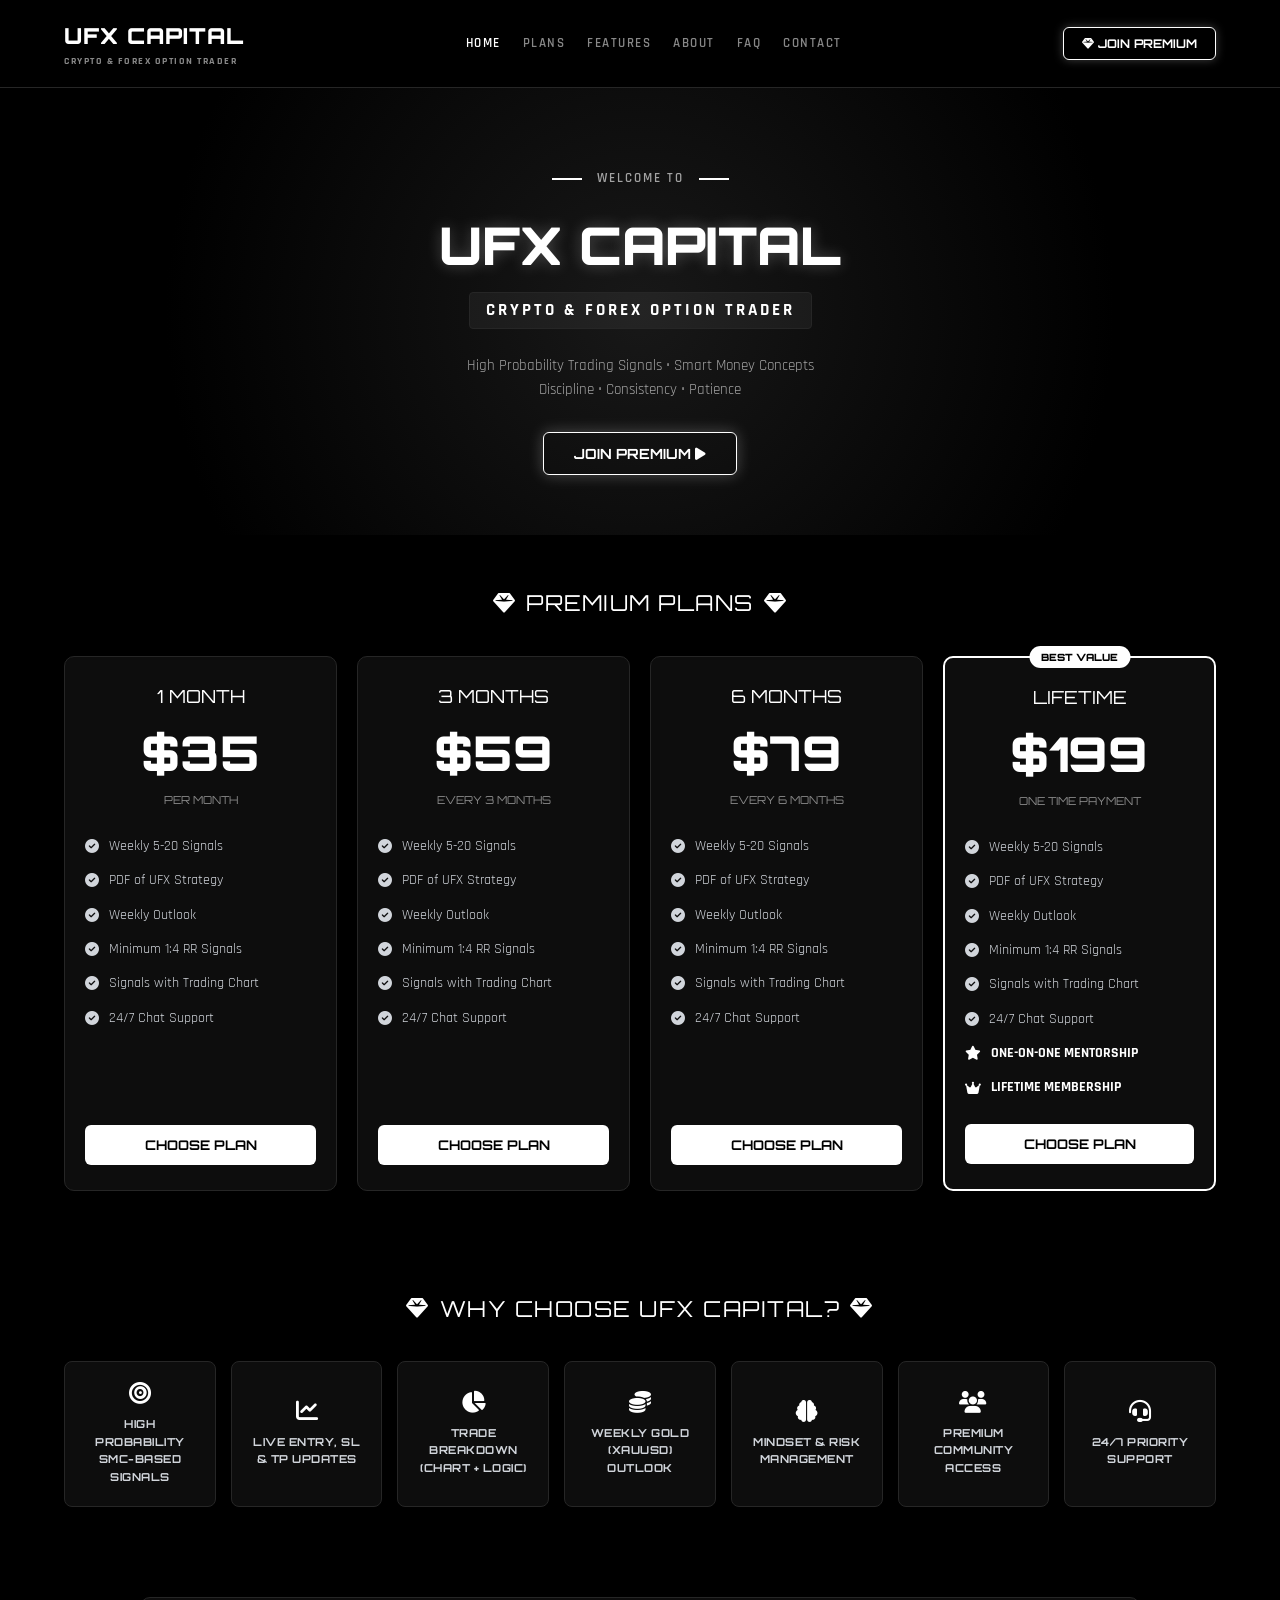
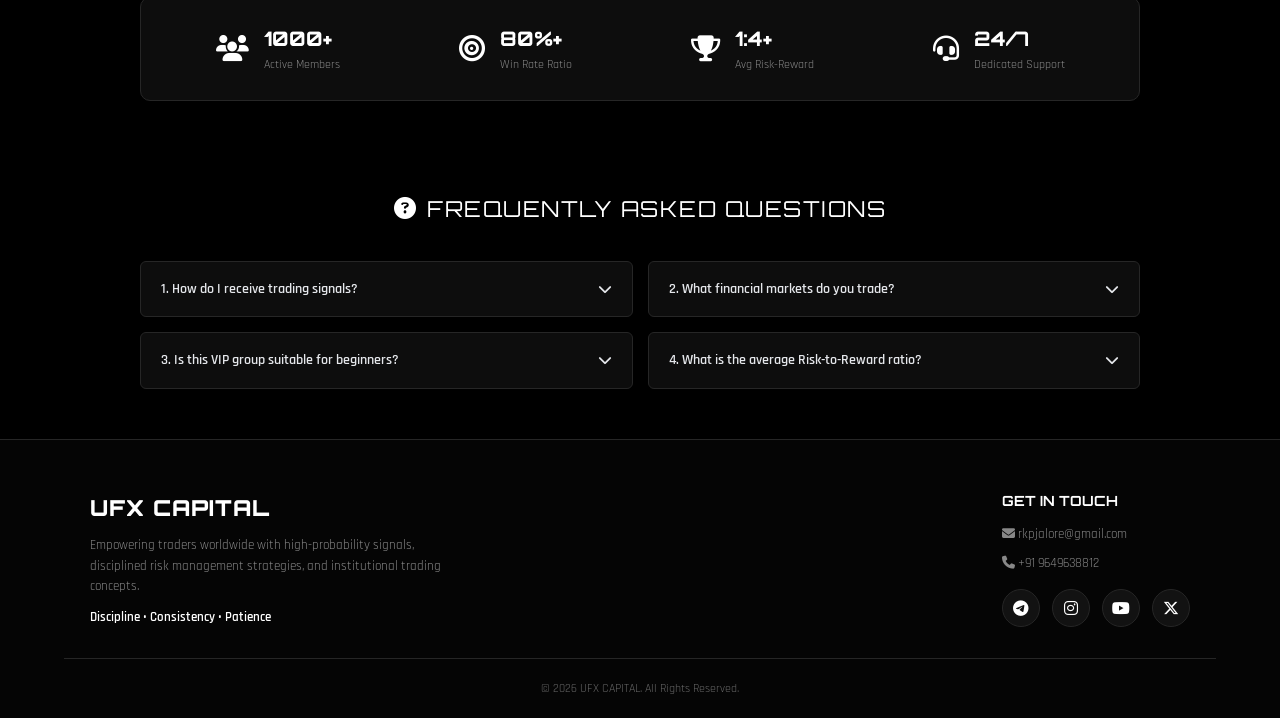
<file: index.html>
<!DOCTYPE html>
<html lang="en">
<head>
    <meta charset="UTF-8">
    <meta name="viewport" content="width=device-width, initial-scale=1.0">
    <title>UFX CAPITAL - Crypto & Forex Option Trader</title>
    
    <!-- Google Fonts -->
    <link rel="preconnect" href="https://fonts.googleapis.com">
    <link rel="preconnect" href="https://fonts.gstatic.com" crossorigin>
    <link href="https://fonts.googleapis.com/css2?family=Orbitron:wght@600;700;800;900&family=Rajdhani:wght@500;600;700&display=swap" rel="stylesheet">
    
    <!-- Font Awesome Icons -->
    <link rel="stylesheet" href="https://cdnjs.cloudflare.com/ajax/libs/font-awesome/6.5.1/css/all.min.css">
    
    <style>
        :root {
            --primary-accent: #ffffff;
            --primary-glow: rgba(255, 255, 255, 0.25);
            --bg-dark: #000000;
            --card-bg: #0d0d0d;
            --border-color: #262626;
        }

        * {
            margin: 0;
            padding: 0;
            box-sizing: border-box;
            scroll-behavior: smooth;
        }

        body {
            background-color: var(--bg-dark);
            color: #ffffff;
            font-family: 'Rajdhani', sans-serif;
            line-height: 1.6;
            overflow-x: hidden;
        }

        /* Typography */
        h1, h2, h3, h4, h5, 
        .logo-title, 
        .plan-price, 
        .plan-duration, 
        .price-sub, 
        .btn-choose-plan, 
        .btn-join, 
        .hero-btn, 
        .badge-best-value, 
        .section-title,
        .modal-title,
        .pay-method-btn {
            font-family: 'Orbitron', sans-serif !important;
        }

        /* Header */
        header {
            display: flex;
            justify-content: space-between;
            align-items: center;
            padding: 18px 5%;
            background: rgba(0, 0, 0, 0.95);
            backdrop-filter: blur(10px);
            position: sticky;
            top: 0;
            z-index: 1000;
            border-bottom: 1px solid var(--border-color);
        }

        .logo-title {
            font-size: 22px;
            font-weight: 900;
            color: #ffffff;
            letter-spacing: 1px;
        }

        .logo-subtitle {
            font-size: 10px;
            color: #888888;
            letter-spacing: 1.5px;
            font-weight: 700;
        }

        nav {
            display: flex;
            gap: 22px;
        }

        nav a {
            color: #888888;
            text-decoration: none;
            font-weight: 600;
            font-size: 13px;
            letter-spacing: 1.5px;
            transition: 0.3s;
        }

        nav a:hover, nav a.active {
            color: #ffffff;
        }

        .btn-join {
            background: transparent;
            color: #fff;
            padding: 8px 18px;
            border-radius: 6px;
            font-weight: 700;
            font-size: 12px;
            border: 1.5px solid #ffffff;
            box-shadow: 0 0 10px var(--primary-glow);
            transition: 0.3s;
            cursor: pointer;
        }

        .btn-join:hover {
            background: #ffffff;
            color: #000000;
            box-shadow: 0 0 20px rgba(255, 255, 255, 0.5);
        }

        /* Hero */
        .hero {
            text-align: center;
            padding: 80px 20px 60px 20px;
            background: radial-gradient(circle at center, #181818 0%, var(--bg-dark) 70%);
        }

        .welcome-tag {
            display: flex;
            align-items: center;
            justify-content: center;
            gap: 15px;
            color: #a3a3a3;
            font-weight: 600;
            letter-spacing: 2px;
            margin-bottom: 15px;
            font-size: 13px;
        }

        .welcome-tag .line {
            width: 30px;
            height: 2px;
            background: #ffffff;
        }

        .hero h1 {
            font-size: 52px;
            font-weight: 900;
            margin-bottom: 5px;
            color: #ffffff;
            text-shadow: 0 0 15px var(--primary-glow);
        }

        .hero-subtext {
            font-size: 17px;
            color: #ffffff;
            letter-spacing: 3px;
            margin-bottom: 25px;
            font-weight: 700;
            background: rgba(255, 255, 255, 0.05);
            display: inline-block;
            padding: 4px 16px;
            border-radius: 4px;
            border: 1px solid var(--border-color);
        }

        .hero-bullets {
            font-size: 15px;
            color: #a3a3a3;
            margin-bottom: 30px;
        }

        .hero-btn {
            background: transparent;
            color: #fff;
            padding: 12px 30px;
            font-size: 14px;
            border-radius: 6px;
            border: 1.5px solid #ffffff;
            font-weight: 700;
            transition: 0.3s;
            box-shadow: 0 0 15px var(--primary-glow);
            cursor: pointer;
        }

        .hero-btn:hover {
            background: #ffffff;
            color: #000000;
            box-shadow: 0 0 25px rgba(255, 255, 255, 0.6);
        }

        /* Section Title */
        .section-header {
            text-align: center;
            margin-bottom: 35px;
        }

        .section-title {
            font-size: 22px;
            color: #ffffff;
            letter-spacing: 1.5px;
            text-transform: uppercase;
            display: inline-flex;
            align-items: center;
            gap: 10px;
        }

        /* Plans Section */
        .plans-section {
            padding: 50px 5%;
        }

        .plans-grid {
            display: grid;
            grid-template-columns: repeat(auto-fit, minmax(230px, 1fr));
            gap: 20px;
            max-width: 1200px;
            margin: 0 auto;
        }

        .plan-card {
            background: var(--card-bg);
            border: 1px solid var(--border-color);
            border-radius: 10px;
            padding: 25px 20px;
            display: flex;
            flex-direction: column;
            justify-content: space-between;
            position: relative;
            transition: 0.3s;
        }

        .plan-card:hover {
            border-color: #ffffff;
            box-shadow: 0 0 20px var(--primary-glow);
            transform: translateY(-4px);
        }

        .plan-duration {
            font-size: 18px;
            color: #ffffff;
            text-align: center;
            margin-bottom: 5px;
        }

        .plan-price {
            font-size: 48px;
            text-align: center;
            color: #ffffff;
            font-weight: 900;
        }

        .price-sub {
            font-size: 11px;
            color: #888888;
            text-align: center;
            margin-bottom: 25px;
        }

        .plan-features {
            list-style: none;
            margin-bottom: 25px;
        }

        .plan-features li {
            font-size: 14px;
            color: #d1d5db;
            margin-bottom: 12px;
            display: flex;
            align-items: center;
            gap: 10px;
        }

        .plan-features li.highlight-feature {
            color: #ffffff;
            font-weight: 700;
        }

        .btn-choose-plan {
            background: #ffffff;
            color: #000000;
            padding: 12px;
            border-radius: 6px;
            font-weight: 700;
            border: none;
            transition: 0.3s;
            cursor: pointer;
        }

        .btn-choose-plan:hover {
            background: #cccccc;
        }

        .plan-card.best-value {
            border: 2px solid #ffffff;
        }

        .badge-best-value {
            position: absolute;
            top: -12px;
            left: 50%;
            transform: translateX(-50%);
            background: #ffffff;
            color: #000000;
            padding: 3px 12px;
            border-radius: 20px;
            font-size: 10px;
            font-weight: 900;
        }

        /* WHY CHOOSE SECTION */
        .features-section { padding: 50px 5%; }

        .features-grid {
            display: flex;
            justify-content: center;
            flex-wrap: wrap;
            gap: 15px;
            max-width: 1200px;
            margin: 0 auto;
        }

        .feature-box {
            background: var(--card-bg);
            border: 1px solid var(--border-color);
            padding: 20px 15px;
            border-radius: 8px;
            text-align: center;
            transition: 0.3s;
            flex: 1 1 150px;
            max-width: 180px;
            display: flex;
            flex-direction: column;
            align-items: center;
            justify-content: center;
        }

        .feature-box:hover {
            border-color: #ffffff;
            box-shadow: 0 0 12px var(--primary-glow);
        }

        .feature-box i {
            font-size: 22px;
            color: #ffffff;
            margin-bottom: 12px;
        }

        .feature-box h4 {
            font-size: 11px;
            color: #d1d5db;
            font-weight: 700;
            letter-spacing: 0.5px;
            text-transform: uppercase;
        }

        /* STATS SECTION */
        .stats-section-wrapper {
            max-width: 1000px;
            margin: 40px auto;
            border: 1px solid var(--border-color);
            border-radius: 10px;
            background: var(--card-bg);
            padding: 25px;
        }

        .stats-grid {
            display: flex;
            justify-content: space-around;
            flex-wrap: wrap;
            gap: 20px;
        }

        .stat-item {
            display: flex;
            align-items: center;
            gap: 15px;
        }

        .stat-item i {
            font-size: 26px;
            color: #ffffff;
        }

        .stat-number {
            font-size: 20px;
            font-weight: 800;
            font-family: 'Orbitron', sans-serif;
            color: #ffffff;
        }

        .stat-label {
            color: #888888;
            font-size: 12px;
        }

        /* FAQ SECTION */
        .faq-section { padding: 50px 5%; }

        .faq-grid {
            max-width: 1000px;
            margin: 0 auto;
            display: grid;
            grid-template-columns: repeat(auto-fit, minmax(450px, 1fr));
            gap: 15px;
        }

        .faq-item {
            background: var(--card-bg);
            border: 1px solid var(--border-color);
            border-radius: 6px;
            overflow: hidden;
            cursor: pointer;
            transition: 0.3s;
        }

        .faq-item:hover { border-color: #ffffff; }

        .faq-header {
            padding: 16px 20px;
            display: flex;
            justify-content: space-between;
            align-items: center;
            font-weight: 600;
            font-size: 14px;
            color: #e5e7eb;
        }

        .faq-answer {
            padding: 0 20px 16px 20px;
            color: #888888;
            display: none;
            border-top: 1px solid var(--border-color);
            padding-top: 12px;
            font-size: 13px;
        }

        .faq-item.active .faq-answer { display: block; }

        /* FOOTER & SOCIAL ICONS */
        footer {
            background: #050505;
            padding: 50px 5% 20px 5%;
            border-top: 1px solid var(--border-color);
        }

        .footer-content {
            display: flex;
            justify-content: space-between;
            flex-wrap: wrap;
            gap: 30px;
            max-width: 1100px;
            margin: 0 auto 30px auto;
        }

        .footer-mission {
            max-width: 380px;
            color: #888888;
            font-size: 13px;
        }

        .footer-mission .slogan {
            margin-top: 10px;
            color: #ffffff;
            font-weight: 600;
        }

        .footer-contact h5 {
            font-size: 14px;
            margin-bottom: 12px;
            color: #ffffff;
            font-family: 'Orbitron', sans-serif;
        }

        .footer-contact p {
            color: #888888;
            margin-bottom: 8px;
            font-size: 13px;
        }

        .social-icons-wrapper {
            margin-top: 15px;
            display: flex;
            gap: 12px;
        }

        .social-btn {
            width: 38px;
            height: 38px;
            border-radius: 50%;
            background: #121212;
            border: 1px solid var(--border-color);
            color: #ffffff;
            display: flex;
            justify-content: center;
            align-items: center;
            text-decoration: none;
            font-size: 16px;
            transition: 0.3s;
        }

        .social-btn:hover {
            border-color: #ffffff;
            background: #ffffff;
            color: #000000;
        }

        .footer-bottom {
            text-align: center;
            color: #666666;
            font-size: 12px;
            border-top: 1px solid var(--border-color);
            padding-top: 20px;
            display: flex;
            flex-direction: column;
            gap: 10px;
            align-items: center;
        }

        .legal-links {
            display: flex;
            gap: 20px;
        }

        .legal-links a {
            color: #888888;
            text-decoration: none;
            font-weight: 600;
            transition: 0.3s;
            cursor: pointer;
        }

        .legal-links a:hover {
            color: #ffffff;
        }

        /* MANUAL PAYMENT FLOW MODAL */
        .modal-overlay {
            display: none;
            position: fixed;
            top: 0;
            left: 0;
            width: 100%;
            height: 100%;
            background: rgba(0, 0, 0, 0.92);
            z-index: 10000;
            justify-content: center;
            align-items: center;
            padding: 15px;
            overflow-y: auto;
        }

        .modal-card {
            background: #0d0d0d;
            border: 1px solid #333333;
            border-radius: 12px;
            padding: 30px;
            width: 100%;
            max-width: 520px;
            color: #ffffff;
            box-shadow: 0 0 30px rgba(255, 255, 255, 0.1);
            position: relative;
            max-height: 90vh;
            overflow-y: auto;
        }

        .modal-title {
            text-align: center;
            font-size: 18px;
            letter-spacing: 2px;
            color: #ffffff;
            margin-bottom: 25px;
            text-transform: uppercase;
        }

        .form-group {
            margin-bottom: 14px;
        }

        .form-group label {
            display: block;
            margin-bottom: 6px;
            color: #aaaaaa;
            font-size: 13px;
            font-weight: 600;
        }

        .form-group input, .form-group textarea {
            width: 100%;
            padding: 10px 14px;
            background: #141414;
            border: 1px solid #2a2a2a;
            border-radius: 6px;
            color: #ffffff;
            font-size: 13px;
            outline: none;
            font-family: 'Rajdhani', sans-serif;
            transition: 0.3s;
        }

        .form-group input:focus, .form-group textarea:focus {
            border-color: #ffffff;
        }

        .form-row {
            display: flex;
            gap: 12px;
        }

        .form-row .form-group {
            flex: 1;
        }

        /* Payment Buttons Selector Grid */
        .payment-methods-grid {
            display: grid;
            grid-template-columns: repeat(3, 1fr);
            gap: 10px;
            margin-top: 10px;
            margin-bottom: 20px;
        }

        .pay-method-btn {
            background: #141414;
            border: 1px solid #2a2a2a;
            color: #ffffff;
            padding: 10px 5px;
            border-radius: 6px;
            font-size: 12px;
            cursor: pointer;
            transition: 0.3s;
            text-align: center;
        }

        .pay-method-btn:hover, .pay-method-btn.active {
            background: #ffffff;
            color: #000000;
            border-color: #ffffff;
            font-weight: 700;
        }

        /* Payment Detail Box */
        .payment-address-box {
            background: #111111;
            border: 1px dashed #444444;
            border-radius: 8px;
            padding: 18px;
            margin-bottom: 20px;
        }

        .address-title {
            color: #888888;
            font-size: 12px;
            margin-bottom: 8px;
            font-weight: 600;
        }

        .address-value-row {
            display: flex;
            justify-content: space-between;
            align-items: center;
            word-break: break-all;
            font-size: 13px;
            color: #ffffff;
            font-family: monospace;
            gap: 10px;
        }

        .btn-copy {
            background: #ffffff;
            color: #000000;
            border: none;
            padding: 5px 12px;
            border-radius: 4px;
            font-size: 11px;
            font-weight: 700;
            cursor: pointer;
            white-space: nowrap;
            font-family: 'Orbitron', sans-serif;
        }

        .btn-copy:hover {
            background: #cccccc;
        }

        /* Full Bank Details Box Styling */
        .bank-details-list {
            font-size: 13px;
            line-height: 1.8;
            color: #dddddd;
        }

        .bank-details-list div {
            display: flex;
            justify-content: space-between;
            border-bottom: 1px solid #222222;
            padding: 4px 0;
        }

        .bank-details-list div span:first-child {
            color: #888888;
        }

        .btn-submit-order {
            width: 100%;
            padding: 14px;
            background: #ffffff;
            color: #000000;
            border: none;
            border-radius: 6px;
            font-size: 14px;
            font-weight: 800;
            cursor: pointer;
            transition: 0.3s;
            text-transform: uppercase;
        }

        .btn-submit-order:hover {
            background: #d4d4d4;
            box-shadow: 0 0 15px rgba(255, 255, 255, 0.3);
        }

        .modal-close {
            position: absolute;
            top: 15px;
            right: 20px;
            font-size: 22px;
            color: #888888;
            cursor: pointer;
        }

        .modal-close:hover { color: #ffffff; }

        @media (max-width: 768px) {
            header { flex-direction: column; gap: 15px; }
            nav { flex-wrap: wrap; justify-content: center; }
            .hero h1 { font-size: 36px; }
            .faq-grid { grid-template-columns: 1fr; }
            .form-row { flex-direction: column; gap: 0; }
            .payment-methods-grid { grid-template-columns: repeat(2, 1fr); }
        }
    </style>
</head>
<body>

    <!-- NAVBAR -->
    <header>
        <div class="logo-container">
            <div class="logo-title">UFX CAPITAL</div>
            <div class="logo-subtitle">CRYPTO & FOREX OPTION TRADER</div>
        </div>
        <nav>
            <a href="#home" class="active">HOME</a>
            <a href="#plans">PLANS</a>
            <a href="#features">FEATURES</a>
            <a href="#about">ABOUT</a>
            <a href="#faq">FAQ</a>
            <a href="#contact">CONTACT</a>
        </nav>
        <button onclick="openManualModal('35')" class="btn-join"><i class="fa-solid fa-gem"></i> JOIN PREMIUM</button>
    </header>

    <!-- HERO SECTION -->
    <section class="hero" id="home">
        <div class="welcome-tag">
            <span class="line"></span>
            <span>WELCOME TO</span>
            <span class="line"></span>
        </div>
        
        <h1>UFX CAPITAL</h1>
        <div><span class="hero-subtext">CRYPTO & FOREX OPTION TRADER</span></div>
        <p class="hero-bullets">High Probability Trading Signals • Smart Money Concepts<br>Discipline • Consistency • Patience</p>
        
        <button onclick="openManualModal('35')" class="hero-btn">JOIN PREMIUM <i class="fa-solid fa-play"></i></button>
    </section>

    <!-- PREMIUM PLANS SECTION -->
    <section class="plans-section" id="plans">
        <div class="section-header">
            <div class="section-title"><i class="fa-solid fa-gem"></i> PREMIUM PLANS <i class="fa-solid fa-gem"></i></div>
        </div>

        <div class="plans-grid">
            <!-- 1 MONTH -->
            <div class="plan-card">
                <div>
                    <div class="plan-duration">1 MONTH</div>
                    <div class="plan-price">$35</div>
                    <div class="price-sub">PER MONTH</div>
                    <ul class="plan-features">
                        <li><i class="fa-solid fa-circle-check"></i> Weekly 5-20 Signals</li>
                        <li><i class="fa-solid fa-circle-check"></i> PDF of UFX Strategy</li>
                        <li><i class="fa-solid fa-circle-check"></i> Weekly Outlook</li>
                        <li><i class="fa-solid fa-circle-check"></i> Minimum 1:4 RR Signals</li>
                        <li><i class="fa-solid fa-circle-check"></i> Signals with Trading Chart</li>
                        <li><i class="fa-solid fa-circle-check"></i> 24/7 Chat Support</li>
                    </ul>
                </div>
                <button onclick="openManualModal('35')" class="btn-choose-plan" style="width:100%;">CHOOSE PLAN</button>
            </div>

            <!-- 3 MONTHS -->
            <div class="plan-card">
                <div>
                    <div class="plan-duration">3 MONTHS</div>
                    <div class="plan-price">$59</div>
                    <div class="price-sub">EVERY 3 MONTHS</div>
                    <ul class="plan-features">
                        <li><i class="fa-solid fa-circle-check"></i> Weekly 5-20 Signals</li>
                        <li><i class="fa-solid fa-circle-check"></i> PDF of UFX Strategy</li>
                        <li><i class="fa-solid fa-circle-check"></i> Weekly Outlook</li>
                        <li><i class="fa-solid fa-circle-check"></i> Minimum 1:4 RR Signals</li>
                        <li><i class="fa-solid fa-circle-check"></i> Signals with Trading Chart</li>
                        <li><i class="fa-solid fa-circle-check"></i> 24/7 Chat Support</li>
                    </ul>
                </div>
                <button onclick="openManualModal('59')" class="btn-choose-plan" style="width:100%;">CHOOSE PLAN</button>
            </div>

            <!-- 6 MONTHS -->
            <div class="plan-card">
                <div>
                    <div class="plan-duration">6 MONTHS</div>
                    <div class="plan-price">$79</div>
                    <div class="price-sub">EVERY 6 MONTHS</div>
                    <ul class="plan-features">
                        <li><i class="fa-solid fa-circle-check"></i> Weekly 5-20 Signals</li>
                        <li><i class="fa-solid fa-circle-check"></i> PDF of UFX Strategy</li>
                        <li><i class="fa-solid fa-circle-check"></i> Weekly Outlook</li>
                        <li><i class="fa-solid fa-circle-check"></i> Minimum 1:4 RR Signals</li>
                        <li><i class="fa-solid fa-circle-check"></i> Signals with Trading Chart</li>
                        <li><i class="fa-solid fa-circle-check"></i> 24/7 Chat Support</li>
                    </ul>
                </div>
                <button onclick="openManualModal('79')" class="btn-choose-plan" style="width:100%;">CHOOSE PLAN</button>
            </div>

            <!-- LIFETIME -->
            <div class="plan-card best-value">
                <div class="badge-best-value">BEST VALUE</div>
                <div>
                    <div class="plan-duration">LIFETIME</div>
                    <div class="plan-price">$199</div>
                    <div class="price-sub">ONE TIME PAYMENT</div>
                    <ul class="plan-features">
                        <li><i class="fa-solid fa-circle-check"></i> Weekly 5-20 Signals</li>
                        <li><i class="fa-solid fa-circle-check"></i> PDF of UFX Strategy</li>
                        <li><i class="fa-solid fa-circle-check"></i> Weekly Outlook</li>
                        <li><i class="fa-solid fa-circle-check"></i> Minimum 1:4 RR Signals</li>
                        <li><i class="fa-solid fa-circle-check"></i> Signals with Trading Chart</li>
                        <li><i class="fa-solid fa-circle-check"></i> 24/7 Chat Support</li>
                        <li class="highlight-feature"><i class="fa-solid fa-star"></i> ONE-ON-ONE MENTORSHIP</li>
                        <li class="highlight-feature"><i class="fa-solid fa-crown"></i> LIFETIME MEMBERSHIP</li>
                    </ul>
                </div>
                <button onclick="openManualModal('199')" class="btn-choose-plan" style="width:100%;">CHOOSE PLAN</button>
            </div>
        </div>
    </section>

    <!-- WHY CHOOSE UFX CAPITAL -->
    <section class="features-section" id="features">
        <div class="section-header">
            <div class="section-title"><i class="fa-solid fa-gem"></i> WHY CHOOSE UFX CAPITAL? <i class="fa-solid fa-gem"></i></div>
        </div>

        <div class="features-grid">
            <div class="feature-box">
                <i class="fa-solid fa-bullseye"></i>
                <h4>HIGH PROBABILITY SMC-BASED SIGNALS</h4>
            </div>
            <div class="feature-box">
                <i class="fa-solid fa-chart-line"></i>
                <h4>LIVE ENTRY, SL & TP UPDATES</h4>
            </div>
            <div class="feature-box">
                <i class="fa-solid fa-chart-pie"></i>
                <h4>TRADE BREAKDOWN (CHART + LOGIC)</h4>
            </div>
            <div class="feature-box">
                <i class="fa-solid fa-coins"></i>
                <h4>WEEKLY GOLD (XAUUSD) OUTLOOK</h4>
            </div>
            <div class="feature-box">
                <i class="fa-solid fa-brain"></i>
                <h4>MINDSET & RISK MANAGEMENT</h4>
            </div>
            <div class="feature-box">
                <i class="fa-solid fa-users"></i>
                <h4>PREMIUM COMMUNITY ACCESS</h4>
            </div>
            <div class="feature-box">
                <i class="fa-solid fa-headset"></i>
                <h4>24/7 PRIORITY SUPPORT</h4>
            </div>
        </div>
    </section>

    <!-- STATS SECTION -->
    <div class="stats-section-wrapper" id="about">
        <div class="stats-grid">
            <div class="stat-item">
                <i class="fa-solid fa-users"></i>
                <div>
                    <div class="stat-number">1000+</div>
                    <div class="stat-label">Active Members</div>
                </div>
            </div>
            <div class="stat-item">
                <i class="fa-solid fa-bullseye"></i>
                <div>
                    <div class="stat-number">80%+</div>
                    <div class="stat-label">Win Rate Ratio</div>
                </div>
            </div>
            <div class="stat-item">
                <i class="fa-solid fa-trophy"></i>
                <div>
                    <div class="stat-number">1:4+</div>
                    <div class="stat-label">Avg Risk-Reward</div>
                </div>
            </div>
            <div class="stat-item">
                <i class="fa-solid fa-headset"></i>
                <div>
                    <div class="stat-number">24/7</div>
                    <div class="stat-label">Dedicated Support</div>
                </div>
            </div>
        </div>
    </div>

    <!-- FAQ SECTION -->
    <section class="faq-section" id="faq">
        <div class="section-header">
            <div class="section-title"><i class="fa-solid fa-circle-question"></i> FREQUENTLY ASKED QUESTIONS</div>
        </div>
        <div class="faq-grid">
            <div class="faq-item" onclick="toggleFaq(this)">
                <div class="faq-header"><span>1. How do I receive trading signals?</span><i class="fa-solid fa-chevron-down"></i></div>
                <div class="faq-answer">All signals are posted instantly in our private Telegram VIP channel with full trade details, entry points, stop-loss, take-profit targets, and chart analysis.</div>
            </div>
            <div class="faq-item" onclick="toggleFaq(this)">
                <div class="faq-header"><span>2. What financial markets do you trade?</span><i class="fa-solid fa-chevron-down"></i></div>
                <div class="faq-answer">We specialize in Forex pairs, Gold (XAUUSD), and major Cryptocurrencies using institutional Smart Money Concepts (SMC) and Price Action.</div>
            </div>
            <div class="faq-item" onclick="toggleFaq(this)">
                <div class="faq-header"><span>3. Is this VIP group suitable for beginners?</span><i class="fa-solid fa-chevron-down"></i></div>
                <div class="faq-answer">Yes! We provide complete setup guides, risk management instructions, educational PDFs, and 24/7 support alongside every trade signal to help beginners learn.</div>
            </div>
            <div class="faq-item" onclick="toggleFaq(this)">
                <div class="faq-header"><span>4. What is the average Risk-to-Reward ratio?</span><i class="fa-solid fa-chevron-down"></i></div>
                <div class="faq-answer">Our signals maintain a minimum Risk-to-Reward (RR) ratio of 1:4, ensuring consistent long-term profitability even with realistic market fluctuations.</div>
            </div>
        </div>
    </section>

    <!-- FOOTER -->
    <footer id="contact">
        <div class="footer-content">
            <div class="footer-mission">
                <div class="logo-title">UFX CAPITAL</div>
                <p style="margin-top: 10px;">Empowering traders worldwide with high-probability signals, disciplined risk management strategies, and institutional trading concepts.</p>
                <div class="slogan">Discipline • Consistency • Patience</div>
            </div>

            <div class="footer-contact">
                <h5>GET IN TOUCH</h5>
                <p><i class="fa-solid fa-envelope"></i> rkpjalore@gmail.com</p>
                <p><i class="fa-solid fa-phone"></i> +91 9649638812</p>
                
                <div class="social-icons-wrapper">
                    <a href="https://t.me/ufxcapital" target="_blank" class="social-btn"><i class="fa-brands fa-telegram"></i></a>
                    <a href="https://www.instagram.com/_ig.archit?igsh=MWU2NW56aGwzZGNqcQ==" target="_blank" class="social-btn"><i class="fa-brands fa-instagram"></i></a>
                    <a href="https://youtube.com/@ufxcapital01?si=Jfg5QkL-AufZT_qh" target="_blank" class="social-btn"><i class="fa-brands fa-youtube"></i></a>
                    <a href="https://x.com/rameshkuma78100?s=21" target="_blank" class="social-btn"><i class="fa-brands fa-x-twitter"></i></a>
                </div>
            </div>
        </div>

        <div class="footer-bottom">
            <div>&copy; 2026 UFX CAPITAL. All Rights Reserved.</div>
        </div>
    </footer>

    <!-- MANUAL PAYMENT FLOW MODAL -->
    <div id="manualPaymentModal" class="modal-overlay">
        <div class="modal-card">
            <span class="modal-close" onclick="closeModal('manualPaymentModal')">&times;</span>
            <div class="modal-title">MANUAL PAYMENT FLOW</div>
            
            <form onsubmit="submitOrderConfirmation(event)">
                <input type="hidden" id="selectedPlanPrice" value="35">
                
                <div class="form-group">
                    <label>Full Name *</label>
                    <input type="text" id="m_fullName" required placeholder="Enter full name">
                </div>

                <div class="form-group">
                    <label>Email Address *</label>
                    <input type="email" id="m_email" required placeholder="Enter email address">
                </div>

                <div class="form-group">
                    <label>Phone Number *</label>
                    <input type="tel" id="m_phone" required placeholder="Enter phone number">
                </div>

                <div class="form-group">
                    <label>PAN / National ID Number *</label>
                    <input type="text" id="m_pan" required placeholder="Enter PAN or National ID">
                </div>

                <div class="form-row">
                    <div class="form-group">
                        <label>Country *</label>
                        <input type="text" id="m_country" required placeholder="Country">
                    </div>
                    <div class="form-group">
                        <label>State *</label>
                        <input type="text" id="m_state" required placeholder="State">
                    </div>
                </div>

                <div class="form-row">
                    <div class="form-group">
                        <label>City *</label>
                        <input type="text" id="m_city" required placeholder="City / Village">
                    </div>
                    <div class="form-group">
                        <label>Pin Code *</label>
                        <input type="text" id="m_pincode" required placeholder="Pin Code">
                    </div>
                </div>

                <div class="form-group">
                    <label>Full Address *</label>
                    <textarea id="m_address" rows="2" required placeholder="Enter complete address"></textarea>
                </div>

                <!-- PAYMENT METHOD BUTTONS SELECTOR -->
                <div class="form-group" style="margin-top: 18px;">
                    <label>Select Payment Method:</label>
                    <div class="payment-methods-grid">
                        <button type="button" class="pay-method-btn" onclick="selectPaymentMethod('UPI', this)">UPI</button>
                        <button type="button" class="pay-method-btn active" onclick="selectPaymentMethod('TRC20', this)">TRC20</button>
                        <button type="button" class="pay-method-btn" onclick="selectPaymentMethod('ERC20', this)">ERC20</button>
                        <button type="button" class="pay-method-btn" onclick="selectPaymentMethod('BEP20', this)">BEP20</button>
                        <button type="button" class="pay-method-btn" onclick="selectPaymentMethod('Bitcoin', this)">Bitcoin</button>
                        <button type="button" class="pay-method-btn" onclick="selectPaymentMethod('BankTransfer', this)">Bank Transfer</button>
                    </div>
                </div>

                <!-- DYNAMIC ADDRESS / BANK DETAIL DISPLAY BOX -->
                <div class="payment-address-box">
                    <div id="paymentBoxContent">
                        <!-- Default: TRC20 -->
                        <div class="address-title">USDT TRC20 Address:</div>
                        <div class="address-value-row">
                            <span id="cryptoAddrText">TP1hUt5spzMv5LoHjAU2yEQusEgj8NDwb</span>
                            <button type="button" class="btn-copy" onclick="copyText('TP1hUt5spzMv5LoHjAU2yEQusEgj8NDwb')">Copy</button>
                        </div>
                    </div>
                </div>

                <div class="form-group">
                    <label>Enter TXID / Transaction Hash *</label>
                    <input type="text" id="m_txid" required placeholder="Required for verification">
                </div>

                <button type="submit" class="btn-submit-order">Submit Order Confirmation</button>
            </form>
        </div>
    </div>

    <!-- JAVASCRIPT LOGIC -->
    <script>
        let currentSelectedMethod = 'TRC20';

        function toggleFaq(element) {
            element.classList.toggle('active');
        }

        function openManualModal(price = '35') {
            document.getElementById('selectedPlanPrice').value = price;
            document.getElementById('manualPaymentModal').style.display = 'flex';
        }

        function closeModal(id) {
            document.getElementById(id).style.display = 'none';
        }

        // Handle Payment Selection & Display Formats
        function selectPaymentMethod(method, btnElement) {
            currentSelectedMethod = method;
            
            // Highlight active button
            const buttons = document.querySelectorAll('.pay-method-btn');
            buttons.forEach(b => b.classList.remove('active'));
            btnElement.classList.add('active');

            const container = document.getElementById('paymentBoxContent');

            if (method === 'UPI') {
                container.innerHTML = `
                    <div class="address-title">UPI ID:</div>
                    <div class="address-value-row">
                        <span>9649638812@ybl</span>
                        <button type="button" class="btn-copy" onclick="copyText('9649638812@ybl')">Copy</button>
                    </div>
                `;
            } 
            else if (method === 'TRC20') {
                container.innerHTML = `
                    <div class="address-title">USDT TRC20 Address:</div>
                    <div class="address-value-row">
                        <span>TP1hUt5spzMv5LoHjAU2yEQusEgj8NDwb</span>
                        <button type="button" class="btn-copy" onclick="copyText('TP1hUt5spzMv5LoHjAU2yEQusEgj8NDwb')">Copy</button>
                    </div>
                `;
            } 
            else if (method === 'ERC20') {
                container.innerHTML = `
                    <div class="address-title">USDT ERC20 Address:</div>
                    <div class="address-value-row">
                        <span>0x4aea8cb300ccca979c1be6ff1b7727e2c57cc5ab</span>
                        <button type="button" class="btn-copy" onclick="copyText('0x4aea8cb300ccca979c1be6ff1b7727e2c57cc5ab')">Copy</button>
                    </div>
                `;
            } 
            else if (method === 'BEP20') {
                container.innerHTML = `
                    <div class="address-title">USDT BEP20 Address:</div>
                    <div class="address-value-row">
                        <span>0x4aea8cb300ccca979c1be6ff1b7727e2c57cc5ab</span>
                        <button type="button" class="btn-copy" onclick="copyText('0x4aea8cb300ccca979c1be6ff1b7727e2c57cc5ab')">Copy</button>
                    </div>
                `;
            } 
            else if (method === 'Bitcoin') {
                container.innerHTML = `
                    <div class="address-title">Bitcoin Address / ID:</div>
                    <div class="address-value-row">
                        <span>143odbY9gkjo8de7NizwFuzWD11Muw9QW4</span>
                        <button type="button" class="btn-copy" onclick="copyText('143odbY9gkjo8de7NizwFuzWD11Muw9QW4')">Copy</button>
                    </div>
                `;
            } 
            else if (method === 'BankTransfer') {
                container.innerHTML = `
                    <div class="address-title" style="margin-bottom:10px; text-transform:uppercase;">Bank Account Details:</div>
                    <div class="bank-details-list">
                        <div><span>Account Number:</span> <strong>61294543865 <button type="button" class="btn-copy" style="padding:2px 6px; font-size:9px;" onclick="copyText('61294543865')">Copy</button></strong></div>
                        <div><span>BANK NAME:</span> <strong>SBI { STATE BANK OF INDIA }</strong></div>
                        <div><span>IFS Code:</span> <strong>SBIN0032056</strong></div>
                        <div><span>Account Name:</span> <strong>Ramesh Kumar</strong></div>
                        <div><span>Mobile:</span> <strong>9649638812</strong></div>
                        <div><span>Residence:</span> <strong>NANDIYA BAGOD JALORE</strong></div>
                        <div><span>District:</span> <strong>JALORE</strong></div>
                        <div><span>State:</span> <strong>RAJASTHAN</strong></div>
                        <div><span>Country:</span> <strong>INDIA</strong></div>
                        <div><span>PIN CODE:</span> <strong>343032</strong></div>
                        <div><span>SWIFT/BIC CODE:</span> <strong>SBININBBJ27</strong></div>
                    </div>
                `;
            }
        }

        function copyText(text) {
            navigator.clipboard.writeText(text);
            alert('Copied to clipboard: ' + text);
        }

        // Automatic Mailto Redirect
        function submitOrderConfirmation(e) {
            e.preventDefault();

            const planPrice = document.getElementById('selectedPlanPrice').value;
            const fullName = document.getElementById('m_fullName').value;
            const email = document.getElementById('m_email').value;
            const phone = document.getElementById('m_phone').value;
            const pan = document.getElementById('m_pan').value;
            const country = document.getElementById('m_country').value;
            const state = document.getElementById('m_state').value;
            const city = document.getElementById('m_city').value;
            const pincode = document.getElementById('m_pincode').value;
            const address = document.getElementById('m_address').value;
            const txid = document.getElementById('m_txid').value;

            const subject = encodeURIComponent(`UFX VIP Order Confirmation - ${fullName}`);
            const bodyText = encodeURIComponent(
                `UFX CAPITAL MANUAL PAYMENT ORDER\n` +
                `------------------------------------\n` +
                `Selected Plan Price: $${planPrice}\n` +
                `Payment Method Selected: ${currentSelectedMethod}\n` +
                `Transaction ID / Hash: ${txid}\n\n` +
                `CLIENT DETAILS:\n` +
                `Full Name: ${fullName}\n` +
                `Email: ${email}\n` +
                `Phone: ${phone}\n` +
                `PAN / National ID: ${pan}\n` +
                `Country: ${country}\n` +
                `State: ${state}\n` +
                `City / Village: ${city}\n` +
                `Pin Code: ${pincode}\n` +
                `Full Address: ${address}\n`
            );

            window.location.href = `mailto:rkpjalore@gmail.com?subject=${subject}&body=${bodyText}`;

            alert('Order verification triggered! Please send the auto-generated email.');
            closeModal('manualPaymentModal');
        }

        window.onclick = function(event) {
            if (event.target.classList.contains('modal-overlay')) {
                event.target.style.display = 'none';
            }
        }
    </script>
</body>
</html>
</file>
